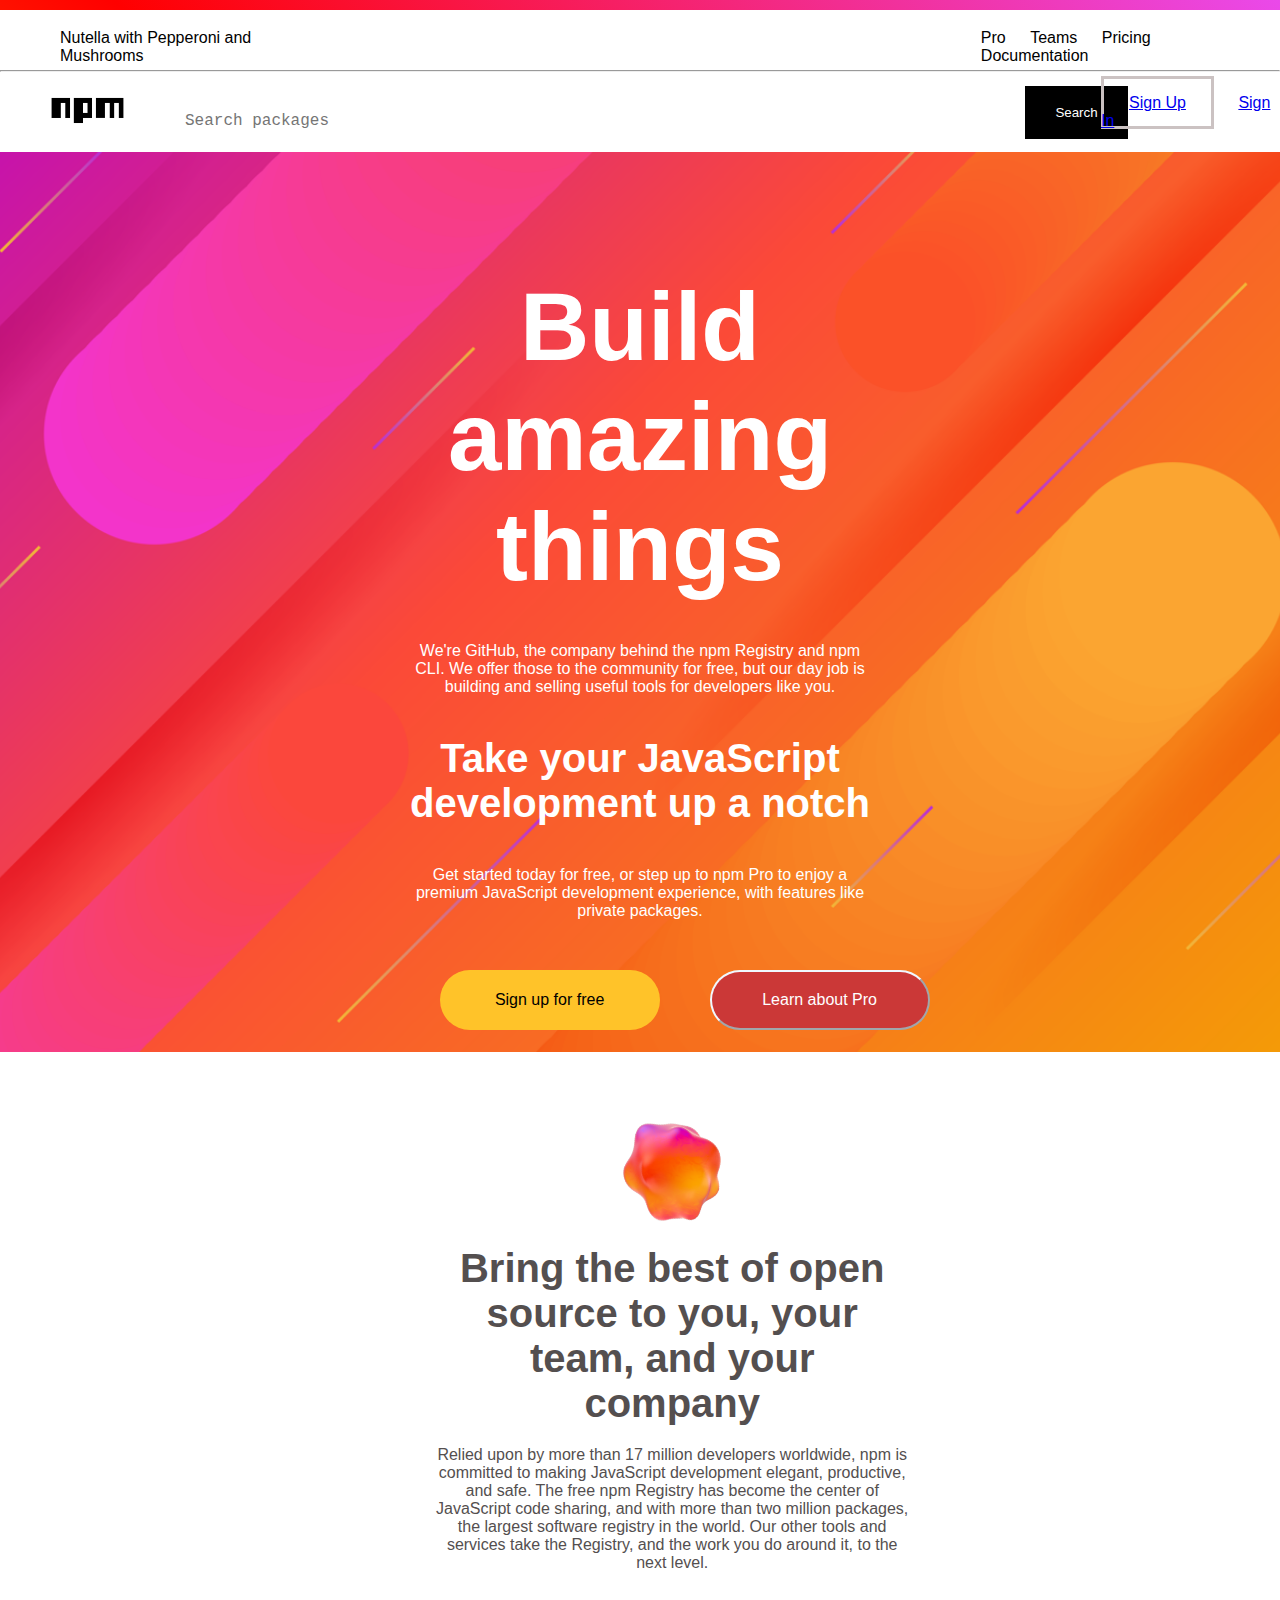
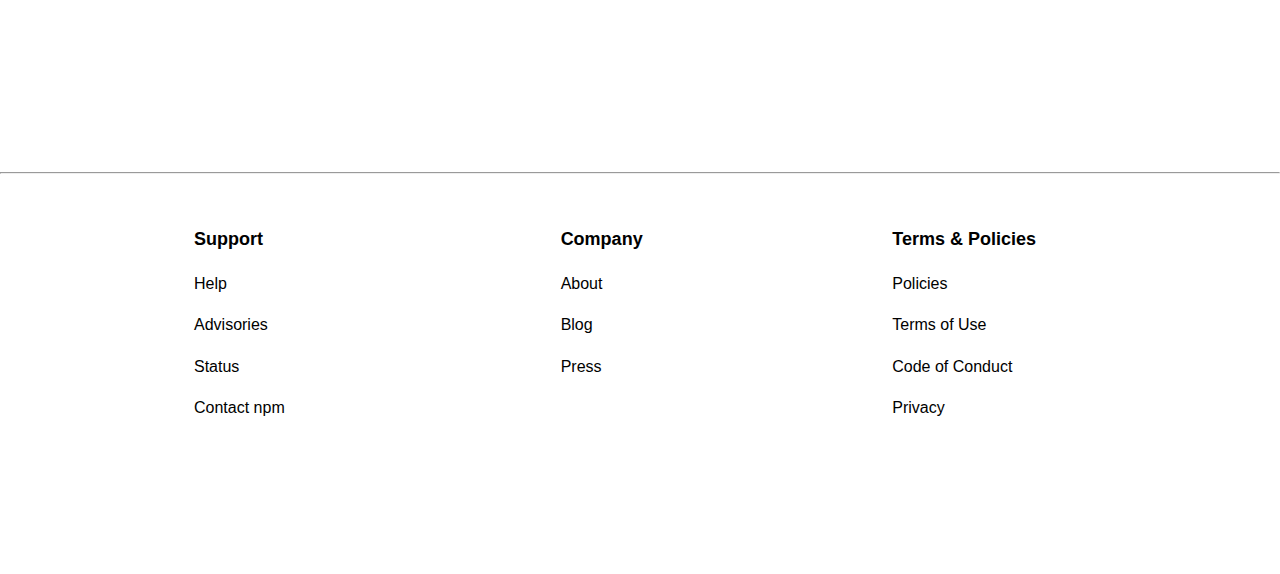
<file: index.html>
<!DOCTYPE html>
<html lang="en">
<head>
    <meta charset="UTF-8" />
    <meta name="viewport" content="width=device-width, initial-scale=1.0" />
    <title>npm | Home</title>
    <link data-react-helmet="true" rel="icon" type="image/png"
        href="https://static-production.npmjs.com/da3ab40fb0861d15c83854c29f5f2962.png" sizes="16x16" />
    <link rel="stylesheet" href="https://cdnjs.cloudflare.com/ajax/libs/font-awesome/6.4.2/css/all.min.css"
        integrity="sha512-z3gLpd7yknf1YoNbCzqRKc4qyor8gaKU1qmn+CShxbuBusANI9QpRohGBreCFkKxLhei6S9CQXFEbbKuqLg0DA=="
        crossorigin="anonymous" referrerpolicy="no-referrer" />
    <link rel="stylesheet" href="./stylesheet.css" />
</head>

<body>
    <div>
        <div class="nav-bar">
            <div class="nav-in">
                <span class="love"><i class="fa-solid fa-heart"></i></span>
                <div class="text-line">
                    <p>Nutella with Pepperoni and Mushrooms</p>
                </div>
                <div>
                    <ul>
                        <li>Pro</li>
                        <li>Teams</li>
                        <li>Pricing</li>
                        <li>Documentation</li>
                    </ul>
                </div>
            </div>
        </div>
        <hr />
        <div class="nav-bar2">
            <div><img src="./download.png" alt="npm" /></div>
            <form action="">
                <div class="search-bar">
                    <span id="mag_glass"><i class="fa-solid fa-magnifying-glass" style="color: #89a9e1"></i></span>
                    <span><input type="search" placeholder="Search packages" /></span>
                </div>
                <div><button id="search-button">Search</button></div>
            </form>
            <div class="sign">
                <a href="./signup.html" id="signup">Sign Up</a>
                <a href="./signin.html" id="signin">Sign In</a>
            </div>
        </div>
        <section>
            <div class="mid-content">
                <div class="header">
                    <h1>Build amazing things</h1>
                </div>
                <div id="text1">We're GitHub, the company behind the npm Registry and npm CLI.
                    We offer those to the community for free, but our day job is building and selling useful tools for
                    developers like you.
                </div>
                <div class="header2">
                    <h2>Take your JavaScript development up a notch</h2>
                </div>
                <div id="text1">
                    Get started today for free, or step up to npm Pro to enjoy a premium JavaScript development
                    experience,
                    with features like private packages.
                </div>
                <div class="buttons">
                    <div>
                        <a href=""><button type="button" class="sign-up">Sign up for free</button></a>
                    </div>
                    <div class="learn">
                        <a href=""><button type="button" class="learn-button">Learn about Pro</button></a>
                    </div>
                </div>

            </div>
            <div class="section3">
                <div class="section3-in">
                    <img src="./npm small image.png" alt="" height="100px" width="100px">
                    <div>
                        <h2 class="header3">Bring the best of open source to you, your team, and your company</h2>
                    </div>
                    <div class="h3p">Relied upon by more than 17 million developers worldwide, npm is committed to
                        making JavaScript development elegant,
                        productive, and safe. The free npm Registry has become the center of JavaScript code sharing,
                        and with more than two million packages,
                        the largest software registry in the world. Our other tools and services take the Registry, and
                        the work you do around it, to the next level.
                    </div>
                </div>
            </div>
            <hr>
            <div class="section4">
                <div class="icon">
                    <i class="fa-brands fa-npm" id="npm-barnd"></i>
                </div>
                <div>
                    <i class="fa-brands fa-github"></i>
                </div>
                <table>
                    <tr id="thead">
                        <td>Support</td>
                        <td>Company</td>
                        <td>Terms & Policies</td>
                    </tr>
                    <tr>
                        <td>Help</td>
                        <td>About</td>
                        <td>Policies</td>
                    </tr>
                    <tr>
                        <td>Advisories</td>
                        <td>Blog</td>
                        <td>Terms of Use</td>
                    </tr>
                    <tr>
                        <td>Status</td>
                        <td>Press</td>
                        <td>Code of Conduct</td>
                    </tr>
                    <tr>
                        <td>Contact npm</td>
                        <td></td>
                        <td>Privacy</td>
                    </tr>
                </table>
            </div>
        </section>
    </div>
</body>

</html>
</file>
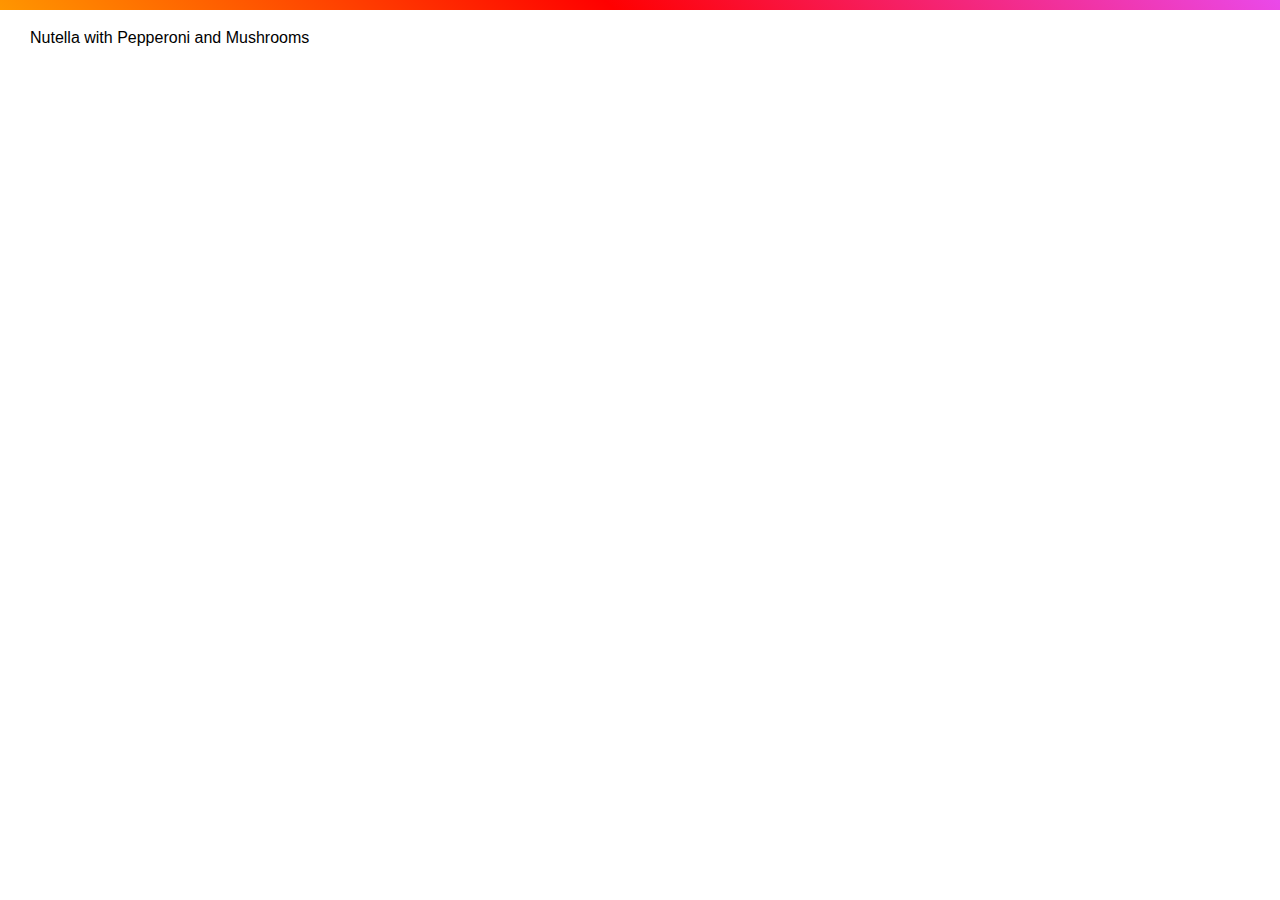
<file: npm.html>
<!DOCTYPE html>
<html lang="en">
<head>
    <meta charset="UTF-8">
    <meta name="viewport" content="width=device-width, initial-scale=1.0">
    <title>npm | Home</title>
    <link data-react-helmet="true" rel="icon" type="image/png"href="https://static-production.npmjs.com/da3ab40fb0861d15c83854c29f5f2962.png" sizes="16x16" />
    <link rel="stylesheet" href="https://cdnjs.cloudflare.com/ajax/libs/font-awesome/6.4.2/css/all.min.css"integrity="sha512-z3gLpd7yknf1YoNbCzqRKc4qyor8gaKU1qmn+CShxbuBusANI9QpRohGBreCFkKxLhei6S9CQXFEbbKuqLg0DA=="crossorigin="anonymous" referrerpolicy="no-referrer" />
    <link rel="stylesheet" href="./npm.css" />
</head>
<body>
    <div class="nav-bar">
        <div class="header-bar">
            <span class="love"><i class="fa-solid fa-heart"></i></span>
            <p>Nutella with Pepperoni and Mushrooms</p>
            
        </div>


    </div>
</body>
</html>
</file>
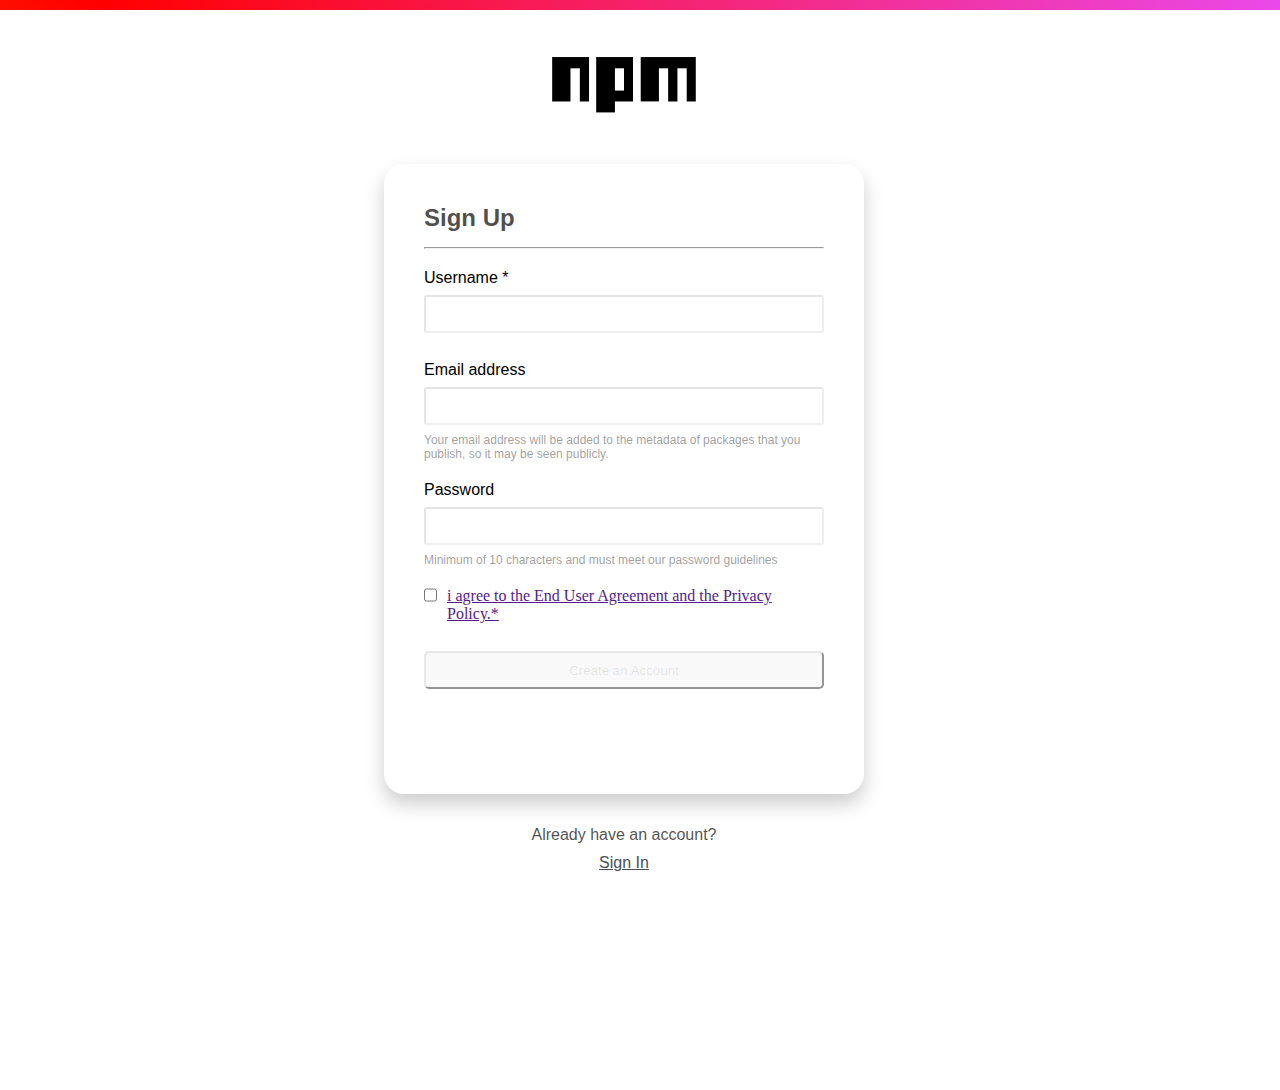
<file: signup.html>
<!DOCTYPE html>
<html lang="en">
<head>
    <meta charset="UTF-8">
    <meta name="viewport" content="width=device-width, initial-scale=1.0">
    <title>npm | Sign Up</title>
    <link rel="stylesheet" href="./signup.css">
    <link data-react-helmet="true" rel="icon" type="image/png"
        href="https://static-production.npmjs.com/da3ab40fb0861d15c83854c29f5f2962.png" sizes="16x16" />
    <link rel="stylesheet" href="./signup.css">
</head>
<body>
    <div class="content-box">
        <main id="main">
            <div class="main-img">
                <img src="./download.png" alt="npm">
            </div>
            <div class="signup-box">
                <div>
                    <form action="">
                        <h1 id="form-head">Sign Up</h1>
                        <hr>
                        <div class="user-inputs">
                            <label for="">Username *</label>
                        </div>
                        <div>
                            <input type="text">
                        </div>
                        <div class="user-inputs">
                            <label for="" >Email address</label>
                        </div>
                        <div >
                            <input type="email">
                        </div>
                        <div>
                            <p class="email-note">
                                Your email address will be added to the metadata of packages that you publish, so it may be seen publicly.
                            </p>
                        </div>
                        <div class="user-inputs">
                            <label for="" class="user-inputs">Password</label>
                        </div>
                        <div>
                            <input type="password">
                        </div>
                            <p id="pass-alert">
                                Minimum of 10 characters and must meet our password guidelines
                            </p>
                        <div class="checkbox-box">
                            <input type="checkbox">
                            <label for=""><a href="">i agree to the End User Agreement and the Privacy Policy.*</a></label>
                        </div>
                        <button>Create an Account</button>
                    </form>
                </div>  
            </div>
            <div class="footer-alert">
                <p class="footer-alert">Already have an account?</p>
                <a href="" id="footer-signin">Sign In</a>
            </div>
        </main>
    </div>
</body>
</html>
</file>
<file: stylesheet.css>
* {
    margin: 0px;
    padding: 0px;
    box-sizing: border-box;
    font-family: Arial, Helvetica, sans-serif;
}

body {
    background: linear-gradient(45deg,orange,red,#ea49ea); 
    background-repeat: no-repeat;
    background-size:cover;
}

.nav-bar {
    height: 60px;
    width: 100%;
    margin-top: 10px;
    background-color: #ffff;
}

.nav-in {
    background-color: #ffff;
    width: 100%;
    margin: 10px 120px 17px 0px;
    padding: 19px 30px;
    display: flex;
}

.love {
    margin-right: 30px;
}

.text-line {
    margin-right: 650px;
}

.text-line:hover,ul li:hover,.love:hover,#signup:hover{
    color: rgb(149, 136, 136);
}

div ul li {
    display: inline-block;
    margin-left: 20px;
}

/* navigation bar-2 */

.nav-bar2{
    height: 80px;
    width: 100%;
    display: flex;
    align-items: center;
    background-color: white;

    
}
[alt="npm"]{
    height:45px ;
    width:75px ;
    margin:50px;
}
form{
    height:50px;
    width: 70%;
    display: flex;
    align-items: center;
}
.search-bar:hover{
    border: solid;
}
#mag_glass{
    display: inline-block;
    margin-left: 24px;
    margin-right: 5px;
}
/* search packages */
[type="search"]{
    height: 50px;
    width:850px ;

}
#search-button{
width:103px;
height:53px;
border: none;
background-color: black;
color: white;
}
.sign{
    margin-left: 30px;
}
#signup{
    border: solid rgb(203, 194, 194);
    padding: 15px 25px;

}
#signin{
    margin-left: 20px;

}
#image{
    height:20px ;
    width:20px ;
}
[placeholder="Search packages"]{
    font-family: 'Fira Mono', 'Andale Mono', 'Consolas', monospace;
    padding-left: 10px;
    font-size: 16px;
    outline: unset;
    border: none;
    background-color: none;
}
section{
    height:100vh;
    width: 100%;
    background-image: url(./npm.png);
    background-position: center center;
    background-repeat: no-repeat;
    background-size: cover;
    background-attachment:scroll;
}
.mid-content{
    height: 100%;
    width: 50%;
    margin-left: 25%;
    padding: 100px 7%;
    text-align: center;
}
.header{
    font-size: 3rem;
}
.header2,h2{
    font-size: 2.5rem;
}
.header,#text1,.header2{
    font-family: Poppins, sans-serif;
    padding: 20px 0px 20px 0px;
    color: white;

}
.buttons{
    display: flex;
    padding:30px;
}
[type="button"] {
    height: 60px;
    width: 220px;
    margin-right: 50px;
    border-radius: 30px;
    font-family: Arial, Helvetica, sans-serif;
    font-size:medium;

}
.sign-up{
    background-color:#ffc329;
    border: none;
}
.learn-button{
    font-family: Poppins, sans-serif;
    border-radius: 50px;
    background: #cb3837;
    color: #ffffff;
    border-color: aliceblue;
}
.section3{
    height:80vh ;
    width:100% ;
    background-color: white;
    padding: 30px 40px 20px 30%;
}
.section3-in{
    height: 70vh;
    width: 65%;
    text-align: center;
    padding: 40px;
    margin-left: 10px;
    color: rgb(84, 79, 79);
    
}
.header3{
    margin: 20px;
}
.h3p{
    font-family: 'Arimo', sans-serif;
    text-align: center;
}
.section4{
    width: 100%;
    height: 40vh;
    margin-bottom: 30px;
}
table{
    height: 60%;
    width: 100%;
    margin-top: 40px;
    margin-left: 15%;
}
#thead{
    font-size:large;
    font-weight: bold;
}
</file>
<file: npm.css>
* {
    margin: 0px;
    padding: 0px;
    box-sizing: border-box;
    font-family: Arial, Helvetica, sans-serif;
}
body {
    background: linear-gradient(45deg,orange,red,#ea49ea); 
    background-repeat: no-repeat;
    background-size:cover;
}
.nav-bar{
    height: 60px;
    width: 100%;
    margin-top: 10px;
    background-color: #ffff;
}
.header-bar{
    background-color: #ffff;
    width: 100%;
    margin: 10px 120px 17px 0px;
    padding: 19px 30px;
    display: flex;
}
</file>
<file: signup.css>
*{
    margin: 0px;
    padding: 0px;
    box-sizing: border-box;
}
:root{
    --bg-color:white;
}
:root{
    --bg-height:120vh;
    --bg-width:100%;
    --alert-font:'Source Sans Pro', 'Lucida Grande', sans-serif;
}
body {
    background: linear-gradient(45deg,orange,red,#ea49ea);
    height: var(--bg-height);
    width: var(--bg-width);
}
.content-box{
    margin-top: 10px;
    width: var(--bg-width);
    height: var(--bg-height);
    background-color: var(--bg-color);
    display: flex;
    text-align: center;
}
#main{
    height: 100vh;
    width: 30em;
    margin-left: 30%;
}
.main-img{
    padding: 25px;
}
[alt="npm"]{
    height: 100px;
    width: 150px;
}
.signup-box{
    padding:40px;
    box-shadow: 0 10px 20px rgba(0, 0, 0, .2);
    border-radius: 20px;
    text-align: left;
    height: 70vh;
}
#form-head{
    font-family: var(--alert-font);
    font-size: 1.5rem;
    color: rgba(0,0,0,.7);
    font-weight: 600;
    margin-bottom: 15px;  
}
.user-inputs{
    margin-top:20px;
    font-size: 1rem;
    font-weight: 400;
    font-family: var(--alert-font);
}
[type=text],[type=email],[type=password], button{
    height: 38px;
    margin: 0.5rem 0rem;
    width: 100%;
    border-radius: 3px;
    border-color: rgba(4, 4, 4, 0.1);

}
.email-note,#pass-alert{
    font-family:var(--alert-font);
    color: rgba(0, 0, 0, 0.4);
    font-size: .75rem;
    
}
#pass-alert{
    font-size: 500;
    margin-bottom: 20px;
}
[type=checkbox]{
    margin:0px 10px 20px 0px;
    padding: 5px;
}
.checkbox-box{
    margin: 20px 0px;
    display: flex;

}
button{
    color: rgba(0, 0, 0, 0.1);
    background-color: rgba(0, 0, 0, 0.025);
    border-color: rgb(232, 232, 232);
    border-radius: 5px;
}
.footer-alert{
    margin-top: 2rem;
    font-family: var(--alert-font);
    color: rgba(0, 0, 0, 0.7);
}
#footer-signin{
    display: block;
    margin-top:10px;
    color: #484f59;
    font-family: var(--alert-font);


}
</file>
